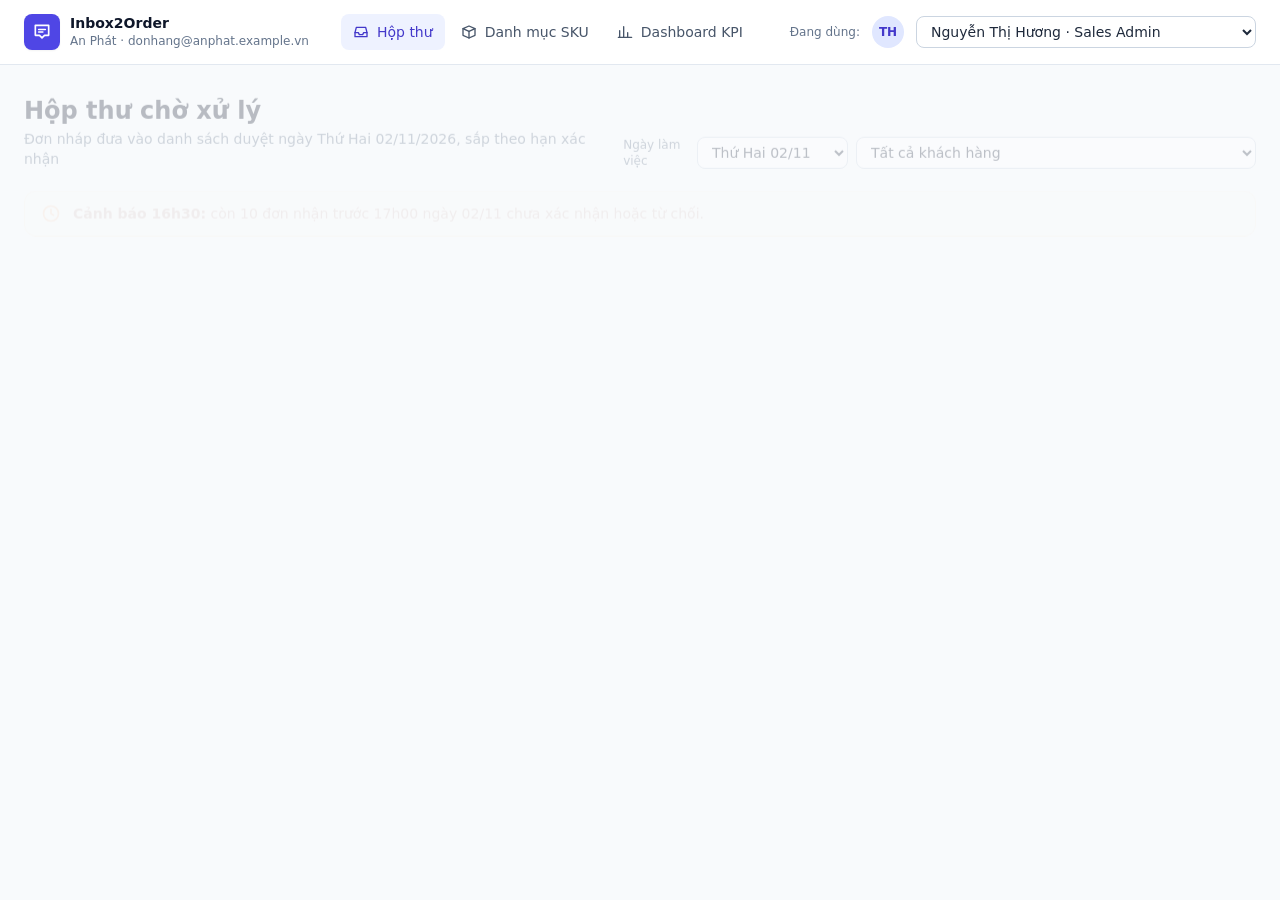
<file: index.html>
<!DOCTYPE html>
<html lang="vi">
<head>
  <meta charset="utf-8">
  <title>Inbox2Order · Giao diện demo</title>
  <!-- Trang gốc của GitHub Pages: chuyển thẳng sang giao diện demo -->
  <meta http-equiv="refresh" content="0; url=mockup/app/">
  <link rel="canonical" href="mockup/app/">
</head>
<body>
  <p>Đang mở giao diện demo… Nếu trang không tự chuyển, <a href="mockup/app/">bấm vào đây</a>.</p>
</body>
</html>
</file>
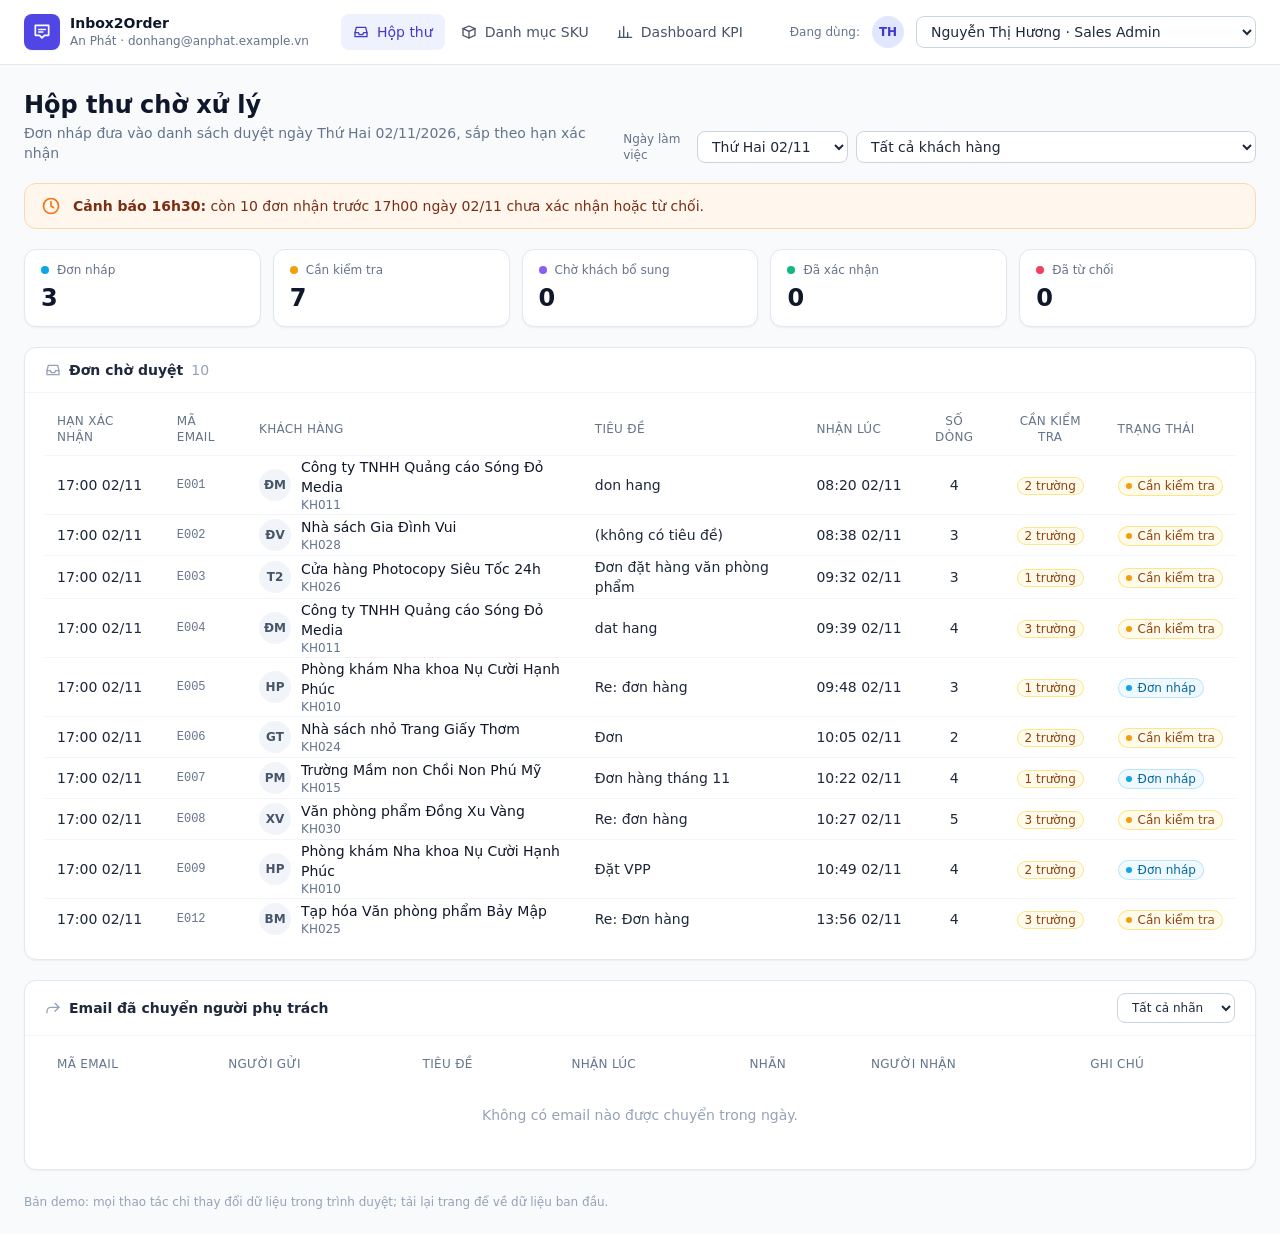
<file: mockup/app/index.html>
<!DOCTYPE html>
<html lang="vi">
<head>
  <meta charset="utf-8">
  <meta name="viewport" content="width=device-width, initial-scale=1">
  <title>Inbox2Order · An Phát</title>
  <!-- Tailwind đã biên dịch sẵn (build_mockup.py); nếu chưa có tệp này thì dùng bản CDN -->
  <link rel="stylesheet" href="tailwind.css" onerror="var s=document.createElement('script');s.src='https://cdn.tailwindcss.com';document.head.appendChild(s)">
  <style>
    body { font-family: "Inter", "Segoe UI", "Helvetica Neue", "DejaVu Sans", Arial, sans-serif; }
    .review { background: #fffbeb; box-shadow: inset 3px 0 0 #f59e0b; }
    .tabnum { font-variant-numeric: tabular-nums; }
    .ico { width: 1rem; height: 1rem; flex: none; }
    .toast-in { animation: tin .2s ease-out; }
    @keyframes tin { from { opacity: 0; transform: translateY(6px); } to { opacity: 1; transform: none; } }
    /* hiệu ứng cơ bản */
    a, button, select, input, textarea, tr, section, .chip { transition: background-color .15s, color .15s, border-color .15s, box-shadow .2s, transform .15s; }
    #app > * { animation: fadeup .28s ease-out both; }
    #app > *:nth-child(2) { animation-delay: .04s; } #app > *:nth-child(3) { animation-delay: .08s; }
    #app > *:nth-child(4) { animation-delay: .12s; } #app > *:nth-child(5) { animation-delay: .16s; }
    @keyframes fadeup { from { opacity: 0; transform: translateY(8px); } to { opacity: 1; transform: none; } }
    section.shadow-sm:hover { box-shadow: 0 6px 18px -8px rgb(15 23 42 / .18); }
    button.st:hover, .kpi:hover { transform: translateY(-2px); box-shadow: 0 8px 20px -10px rgb(79 70 229 / .35); }
    button:not(:disabled):active { transform: scale(.97); }
    button:not(:disabled) { cursor: pointer; }
    tbody tr:hover td:first-child { box-shadow: inset 3px 0 0 #6366f1; }
    tbody tr.review:hover td:first-child { box-shadow: inset 3px 0 0 #f59e0b; }
    input:focus, select:focus, textarea:focus { outline: none; border-color: #818cf8; box-shadow: 0 0 0 3px rgb(199 210 254 / .7); }
    #nav a:hover svg { transform: translateY(-1px); } #nav a svg { transition: transform .15s; }
    #modal:not(.hidden) > div { animation: pop .18s ease-out; }
    @keyframes pop { from { opacity: 0; transform: scale(.96); } to { opacity: 1; transform: none; } }
    #modal:not(.hidden) { animation: fade .15s ease-out; } @keyframes fade { from { opacity: 0; } }
    details summary:hover { color: #4f46e5; }
    .bar-grow { animation: grow .6s ease-out both; transform-origin: left; } @keyframes grow { from { transform: scaleX(0); } }
    @media (prefers-reduced-motion: reduce) { *, *::before, *::after { animation: none !important; transition: none !important; } }
  </style>
</head>
<body class="bg-slate-50 text-slate-800 text-sm antialiased">
  <header class="bg-white border-b border-slate-200 sticky top-0 z-20">
    <div class="max-w-[1400px] mx-auto px-6 h-16 flex items-center gap-8">
      <a href="#hop-thu" class="flex items-center gap-2.5">
        <span class="w-9 h-9 rounded-lg bg-indigo-600 text-white flex items-center justify-center shadow-sm">
          <svg viewBox="0 0 24 24" class="w-5 h-5" fill="none" stroke="currentColor" stroke-width="2" stroke-linecap="round" stroke-linejoin="round"><path d="M4 4h16v12H15l-3 3-3-3H4z"/><path d="M8 9h8M8 12h5"/></svg>
        </span>
        <span class="leading-tight"><span class="block font-semibold text-slate-900">Inbox2Order</span>
          <span class="block text-xs text-slate-500">An Phát · donhang@anphat.example.vn</span></span>
      </a>
      <nav id="nav" class="flex gap-1"></nav>
      <div class="ml-auto flex items-center gap-3">
        <span class="text-xs text-slate-500">Đang dùng:</span>
        <span id="avatar" class="w-8 h-8 rounded-full bg-indigo-100 text-indigo-700 text-xs font-semibold flex items-center justify-center"></span>
        <select id="role" class="border border-slate-300 rounded-lg px-2.5 py-1.5 bg-white text-sm focus:outline-none focus:ring-2 focus:ring-indigo-200"></select>
      </div>
    </div>
  </header>
  <main id="app" class="max-w-[1400px] mx-auto px-6 py-6"></main>
  <footer class="max-w-[1400px] mx-auto px-6 pb-6 text-xs text-slate-400">Bản demo: mọi thao tác chỉ thay đổi dữ liệu trong trình duyệt; tải lại trang để về dữ liệu ban đầu.</footer>
  <div id="modal" class="hidden fixed inset-0 z-30 bg-slate-900/40 flex items-center justify-center"></div>
  <div id="toast" class="fixed bottom-5 right-5 z-40 space-y-2"></div>
  <script src="data.js"></script>
  <script src="app.js"></script>
</body>
</html>
</file>
